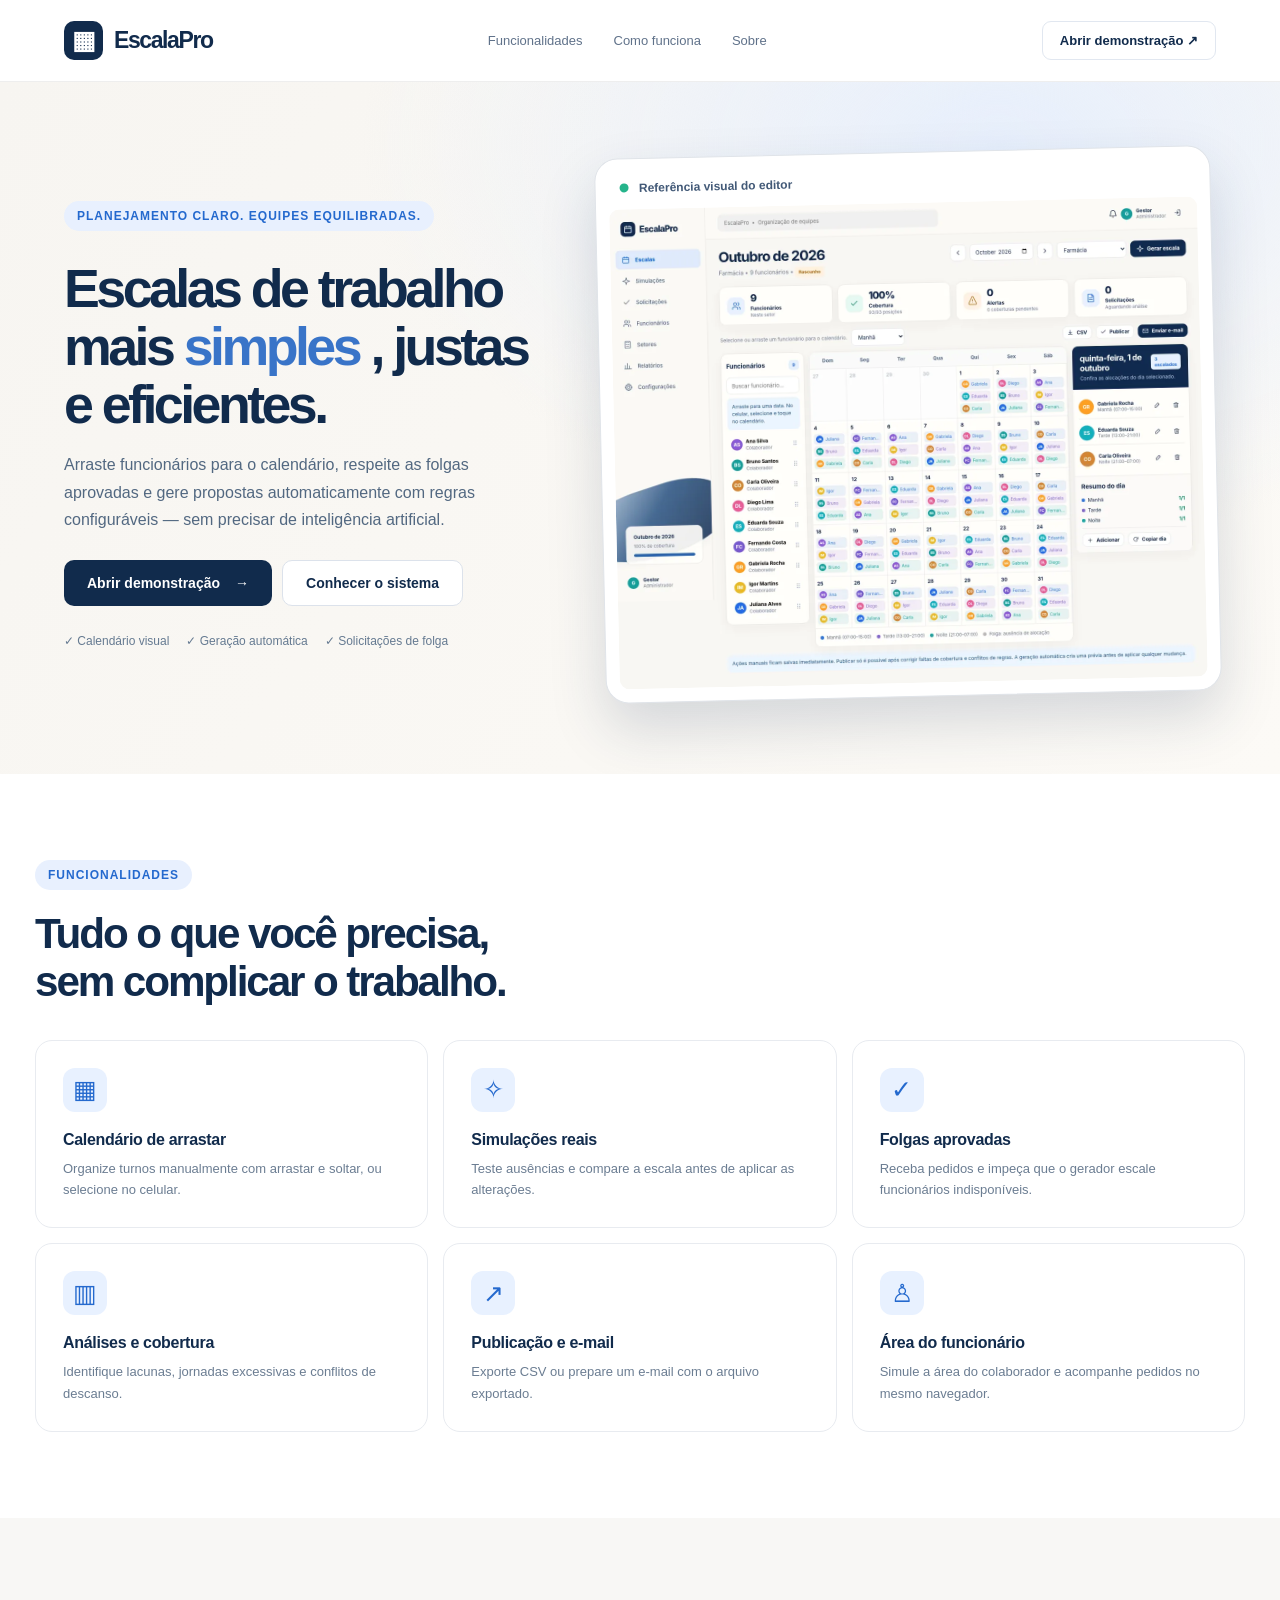
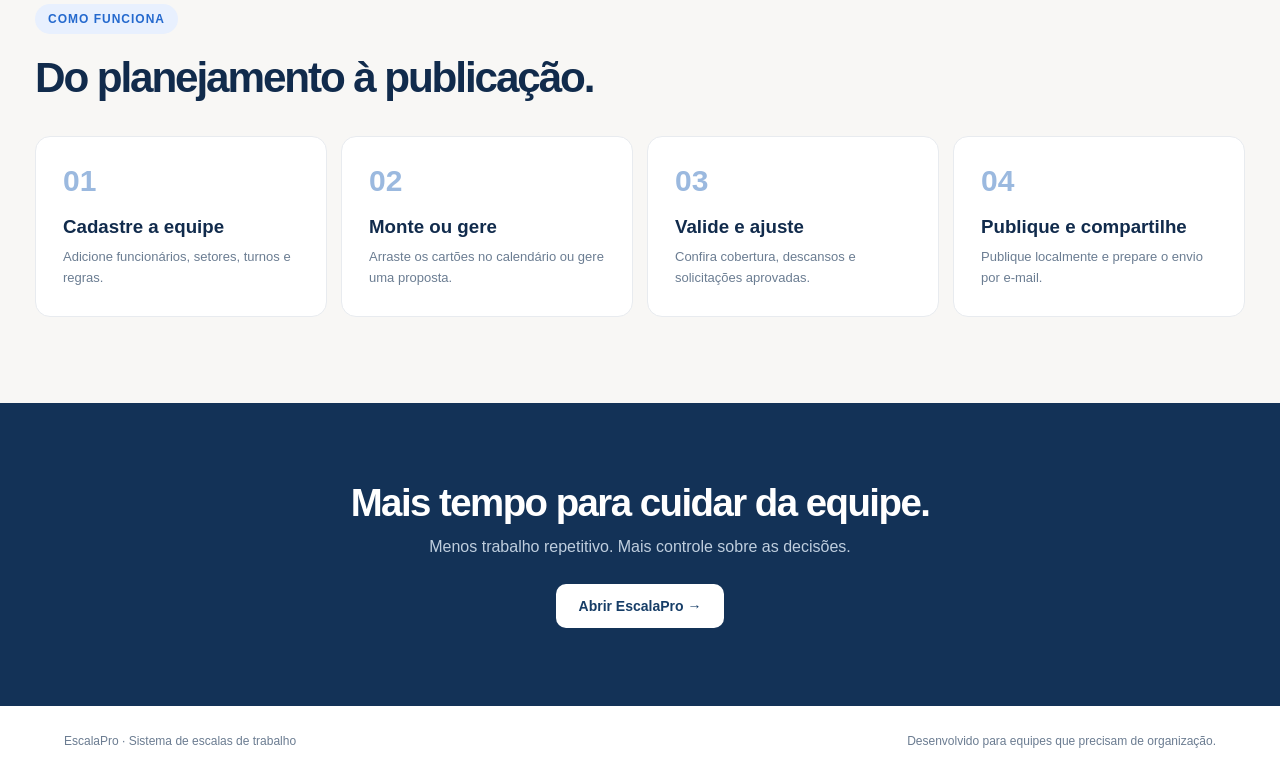
<file: landing.html>
<!doctype html> <!-- Define o documento. -->
<html lang="pt-BR"> <!-- Organiza esta parte da página. -->
  <head> <!-- Organiza esta parte da página. -->
    <meta charset="utf-8"> <!-- Organiza esta parte da página. -->
    <meta name="viewport" content="width=device-width, initial-scale=1"> <!-- Organiza esta parte da página. -->
    <meta name="theme-color" content="#f8f6f2"> <!-- Organiza esta parte da página. -->
    <title>EscalaPro — Apresentação e demonstração</title> <!-- Organiza esta parte da página. -->
    <link rel="icon" href="./favicon.svg" type="image/svg+xml"> <!-- Organiza o arquivo de estilo. -->
    <link rel="stylesheet" href="./css/landing.css"> <!-- Organiza o arquivo de estilo. -->
  </head> <!-- Encerra esta parte. -->
  <body> <!-- Organiza esta parte da página. -->
    <header class="top"> <!-- Organiza esta parte da página. -->
      <a class="logo" href="./landing.html"> <!-- Organiza esta parte da página. -->
        <span class="logo-mark"> <!-- Organiza esta parte da página. -->
          ▦ <!-- Mostra este conteúdo. -->
        </span> <!-- Encerra esta parte. -->
        EscalaPro <!-- Mostra este conteúdo. -->
      </a> <!-- Encerra esta parte. -->
      <nav> <!-- Organiza esta parte da página. -->
        <a href="#funcionalidades"> <!-- Organiza esta parte da página. -->
          Funcionalidades <!-- Mostra este conteúdo. -->
        </a> <!-- Encerra esta parte. -->
        <a href="#como-funciona"> <!-- Organiza esta parte da página. -->
          Como funciona <!-- Mostra este conteúdo. -->
        </a> <!-- Encerra esta parte. -->
        <a href="#sobre"> <!-- Organiza esta parte da página. -->
          Sobre <!-- Mostra este conteúdo. -->
        </a> <!-- Encerra esta parte. -->
      </nav> <!-- Encerra esta parte. -->
      <a class="link-button" href="./index.html"> <!-- Organiza esta parte da página. -->
        Abrir demonstração <!-- Mostra este conteúdo. -->
        <span> <!-- Organiza esta parte da página. -->
          ↗ <!-- Mostra este conteúdo. -->
        </span> <!-- Encerra esta parte. -->
      </a> <!-- Encerra esta parte. -->
    </header> <!-- Encerra esta parte. -->
    <main> <!-- Organiza esta parte da página. -->
      <section class="hero"> <!-- Organiza esta parte da página. -->
        <div class="hero-inner"> <!-- Organiza esta parte da página. -->
          <div class="copy"> <!-- Organiza esta parte da página. -->
            <span class="eyebrow"> <!-- Organiza esta parte da página. -->
              Planejamento claro. Equipes equilibradas. <!-- Mostra este conteúdo. -->
            </span> <!-- Encerra esta parte. -->
            <h1> <!-- Organiza esta parte da página. -->
              Escalas de trabalho mais <!-- Mostra este conteúdo. -->
              <em> <!-- Organiza esta parte da página. -->
                simples <!-- Mostra este conteúdo. -->
              </em> <!-- Encerra esta parte. -->
              , justas e eficientes. <!-- Mostra este conteúdo. -->
            </h1> <!-- Encerra esta parte. -->
            <p> <!-- Organiza esta parte da página. -->
              Arraste funcionários para o calendário, respeite as folgas aprovadas e gere propostas automaticamente com regras configuráveis — sem precisar de inteligência artificial. <!-- Mostra este conteúdo. -->
            </p> <!-- Encerra esta parte. -->
            <div class="buttons"> <!-- Organiza esta parte da página. -->
              <a class="primary" href="./index.html"> <!-- Organiza esta parte da página. -->
                Abrir demonstração <!-- Mostra este conteúdo. -->
                <span> <!-- Organiza esta parte da página. -->
                  → <!-- Mostra este conteúdo. -->
                </span> <!-- Encerra esta parte. -->
              </a> <!-- Encerra esta parte. -->
              <a class="secondary" href="#como-funciona"> <!-- Organiza esta parte da página. -->
                Conhecer o sistema <!-- Mostra este conteúdo. -->
              </a> <!-- Encerra esta parte. -->
            </div> <!-- Encerra esta parte. -->
            <div class="pill-row"> <!-- Organiza esta parte da página. -->
              <span> <!-- Organiza esta parte da página. -->
                ✓ Calendário visual <!-- Mostra este conteúdo. -->
              </span> <!-- Encerra esta parte. -->
              <span> <!-- Organiza esta parte da página. -->
                ✓ Geração automática <!-- Mostra este conteúdo. -->
              </span> <!-- Encerra esta parte. -->
              <span> <!-- Organiza esta parte da página. -->
                ✓ Solicitações de folga <!-- Mostra este conteúdo. -->
              </span> <!-- Encerra esta parte. -->
            </div> <!-- Encerra esta parte. -->
          </div> <!-- Encerra esta parte. -->
          <div class="product"> <!-- Organiza esta parte da página. -->
            <div class="product-label"> <!-- Organiza esta parte da página. -->
              <span class="dot"> <!-- Organiza esta parte da página. -->
              </span> <!-- Encerra esta parte. -->
              Referência visual do editor <!-- Mostra este conteúdo. -->
            </div> <!-- Encerra esta parte. -->
            <img src="./docs/prototipo-referencia.webp" alt="Protótipo de referência do editor de escalas com calendário mensal" loading="eager"> <!-- Organiza esta parte da página. -->
          </div> <!-- Encerra esta parte. -->
        </div> <!-- Encerra esta parte. -->
      </section> <!-- Encerra esta parte. -->
      <section class="features" id="funcionalidades"> <!-- Organiza esta parte da página. -->
        <div class="section-title"> <!-- Organiza esta parte da página. -->
          <span class="eyebrow"> <!-- Organiza esta parte da página. -->
            FUNCIONALIDADES <!-- Mostra este conteúdo. -->
          </span> <!-- Encerra esta parte. -->
          <h2> <!-- Organiza esta parte da página. -->
            Tudo o que você precisa, <!-- Mostra este conteúdo. -->
            <br> <!-- Organiza esta parte da página. -->
            sem complicar o trabalho. <!-- Mostra este conteúdo. -->
          </h2> <!-- Encerra esta parte. -->
        </div> <!-- Encerra esta parte. -->
        <div class="feature-grid"> <!-- Organiza esta parte da página. -->
          <article> <!-- Organiza esta parte da página. -->
            <span class="feature-icon"> <!-- Organiza esta parte da página. -->
              ▦ <!-- Mostra este conteúdo. -->
            </span> <!-- Encerra esta parte. -->
            <h3> <!-- Organiza esta parte da página. -->
              Calendário de arrastar <!-- Mostra este conteúdo. -->
            </h3> <!-- Encerra esta parte. -->
            <p> <!-- Organiza esta parte da página. -->
              Organize turnos manualmente com arrastar e soltar, ou selecione no celular. <!-- Mostra este conteúdo. -->
            </p> <!-- Encerra esta parte. -->
          </article> <!-- Encerra esta parte. -->
          <article> <!-- Organiza esta parte da página. -->
            <span class="feature-icon"> <!-- Organiza esta parte da página. -->
              ✧ <!-- Mostra este conteúdo. -->
            </span> <!-- Encerra esta parte. -->
            <h3> <!-- Organiza esta parte da página. -->
              Simulações reais <!-- Mostra este conteúdo. -->
            </h3> <!-- Encerra esta parte. -->
            <p> <!-- Organiza esta parte da página. -->
              Teste ausências e compare a escala antes de aplicar as alterações. <!-- Mostra este conteúdo. -->
            </p> <!-- Encerra esta parte. -->
          </article> <!-- Encerra esta parte. -->
          <article> <!-- Organiza esta parte da página. -->
            <span class="feature-icon"> <!-- Organiza esta parte da página. -->
              ✓ <!-- Mostra este conteúdo. -->
            </span> <!-- Encerra esta parte. -->
            <h3> <!-- Organiza esta parte da página. -->
              Folgas aprovadas <!-- Mostra este conteúdo. -->
            </h3> <!-- Encerra esta parte. -->
            <p> <!-- Organiza esta parte da página. -->
              Receba pedidos e impeça que o gerador escale funcionários indisponíveis. <!-- Mostra este conteúdo. -->
            </p> <!-- Encerra esta parte. -->
          </article> <!-- Encerra esta parte. -->
          <article> <!-- Organiza esta parte da página. -->
            <span class="feature-icon"> <!-- Organiza esta parte da página. -->
              ▥ <!-- Mostra este conteúdo. -->
            </span> <!-- Encerra esta parte. -->
            <h3> <!-- Organiza esta parte da página. -->
              Análises e cobertura <!-- Mostra este conteúdo. -->
            </h3> <!-- Encerra esta parte. -->
            <p> <!-- Organiza esta parte da página. -->
              Identifique lacunas, jornadas excessivas e conflitos de descanso. <!-- Mostra este conteúdo. -->
            </p> <!-- Encerra esta parte. -->
          </article> <!-- Encerra esta parte. -->
          <article> <!-- Organiza esta parte da página. -->
            <span class="feature-icon"> <!-- Organiza esta parte da página. -->
              ↗ <!-- Mostra este conteúdo. -->
            </span> <!-- Encerra esta parte. -->
            <h3> <!-- Organiza esta parte da página. -->
              Publicação e e-mail <!-- Mostra este conteúdo. -->
            </h3> <!-- Encerra esta parte. -->
            <p> <!-- Organiza esta parte da página. -->
              Exporte CSV ou prepare um e-mail com o arquivo exportado. <!-- Mostra este conteúdo. -->
            </p> <!-- Encerra esta parte. -->
          </article> <!-- Encerra esta parte. -->
          <article> <!-- Organiza esta parte da página. -->
            <span class="feature-icon"> <!-- Organiza esta parte da página. -->
              ♙ <!-- Mostra este conteúdo. -->
            </span> <!-- Encerra esta parte. -->
            <h3> <!-- Organiza esta parte da página. -->
              Área do funcionário <!-- Mostra este conteúdo. -->
            </h3> <!-- Encerra esta parte. -->
            <p> <!-- Organiza esta parte da página. -->
              Simule a área do colaborador e acompanhe pedidos no mesmo navegador. <!-- Mostra este conteúdo. -->
            </p> <!-- Encerra esta parte. -->
          </article> <!-- Encerra esta parte. -->
        </div> <!-- Encerra esta parte. -->
      </section> <!-- Encerra esta parte. -->
      <section class="steps" id="como-funciona"> <!-- Organiza esta parte da página. -->
        <div class="section-title"> <!-- Organiza esta parte da página. -->
          <span class="eyebrow"> <!-- Organiza esta parte da página. -->
            COMO FUNCIONA <!-- Mostra este conteúdo. -->
          </span> <!-- Encerra esta parte. -->
          <h2> <!-- Organiza esta parte da página. -->
            Do planejamento à publicação. <!-- Mostra este conteúdo. -->
          </h2> <!-- Encerra esta parte. -->
        </div> <!-- Encerra esta parte. -->
        <div class="steps-grid"> <!-- Organiza esta parte da página. -->
          <div> <!-- Organiza esta parte da página. -->
            <b> <!-- Organiza esta parte da página. -->
              01 <!-- Mostra este conteúdo. -->
            </b> <!-- Encerra esta parte. -->
            <h3> <!-- Organiza esta parte da página. -->
              Cadastre a equipe <!-- Mostra este conteúdo. -->
            </h3> <!-- Encerra esta parte. -->
            <p> <!-- Organiza esta parte da página. -->
              Adicione funcionários, setores, turnos e regras. <!-- Mostra este conteúdo. -->
            </p> <!-- Encerra esta parte. -->
          </div> <!-- Encerra esta parte. -->
          <div> <!-- Organiza esta parte da página. -->
            <b> <!-- Organiza esta parte da página. -->
              02 <!-- Mostra este conteúdo. -->
            </b> <!-- Encerra esta parte. -->
            <h3> <!-- Organiza esta parte da página. -->
              Monte ou gere <!-- Mostra este conteúdo. -->
            </h3> <!-- Encerra esta parte. -->
            <p> <!-- Organiza esta parte da página. -->
              Arraste os cartões no calendário ou gere uma proposta. <!-- Mostra este conteúdo. -->
            </p> <!-- Encerra esta parte. -->
          </div> <!-- Encerra esta parte. -->
          <div> <!-- Organiza esta parte da página. -->
            <b> <!-- Organiza esta parte da página. -->
              03 <!-- Mostra este conteúdo. -->
            </b> <!-- Encerra esta parte. -->
            <h3> <!-- Organiza esta parte da página. -->
              Valide e ajuste <!-- Mostra este conteúdo. -->
            </h3> <!-- Encerra esta parte. -->
            <p> <!-- Organiza esta parte da página. -->
              Confira cobertura, descansos e solicitações aprovadas. <!-- Mostra este conteúdo. -->
            </p> <!-- Encerra esta parte. -->
          </div> <!-- Encerra esta parte. -->
          <div> <!-- Organiza esta parte da página. -->
            <b> <!-- Organiza esta parte da página. -->
              04 <!-- Mostra este conteúdo. -->
            </b> <!-- Encerra esta parte. -->
            <h3> <!-- Organiza esta parte da página. -->
              Publique e compartilhe <!-- Mostra este conteúdo. -->
            </h3> <!-- Encerra esta parte. -->
            <p> <!-- Organiza esta parte da página. -->
              Publique localmente e prepare o envio por e-mail. <!-- Mostra este conteúdo. -->
            </p> <!-- Encerra esta parte. -->
          </div> <!-- Encerra esta parte. -->
        </div> <!-- Encerra esta parte. -->
      </section> <!-- Encerra esta parte. -->
      <section class="final" id="sobre"> <!-- Organiza esta parte da página. -->
        <h2> <!-- Organiza esta parte da página. -->
          Mais tempo para cuidar da equipe. <!-- Mostra este conteúdo. -->
        </h2> <!-- Encerra esta parte. -->
        <p> <!-- Organiza esta parte da página. -->
          Menos trabalho repetitivo. Mais controle sobre as decisões. <!-- Mostra este conteúdo. -->
        </p> <!-- Encerra esta parte. -->
        <a class="primary" href="./index.html"> <!-- Organiza esta parte da página. -->
          Abrir EscalaPro → <!-- Mostra este conteúdo. -->
        </a> <!-- Encerra esta parte. -->
      </section> <!-- Encerra esta parte. -->
    </main> <!-- Encerra esta parte. -->
    <footer> <!-- Organiza esta parte da página. -->
      EscalaPro · Sistema de escalas de trabalho <!-- Mostra este conteúdo. -->
      <span> <!-- Organiza esta parte da página. -->
        Desenvolvido para equipes que precisam de organização. <!-- Mostra este conteúdo. -->
      </span> <!-- Encerra esta parte. -->
    </footer> <!-- Encerra esta parte. -->
  </body> <!-- Encerra esta parte. -->
</html> <!-- Encerra esta parte. -->
</file>
<file: css/landing.css>
html { /* Raiz dos estilos da apresentação. */
  & { /* Estiliza estes elementos. */
    --navy: #112b4c; /* Guarda um valor do tema. */
    --blue: #2469ce; /* Guarda um valor do tema. */
    --cream: #f8f6f2; /* Guarda um valor do tema. */
    --text: #526881; /* Guarda um valor do tema. */
  } /* Fim destes estilos. */
  &, & * { /* Estiliza estes elementos. */
    box-sizing: border-box; /* Ajusta esta característica. */
  } /* Fim destes estilos. */
  & body { /* Estiliza estes elementos. */
    margin: 0; /* Define o espaço externo. */
    background: #fff; /* Define o fundo. */
    color: var(--navy); /* Define a cor do texto. */
    font-family: Inter,-apple-system,BlinkMacSystemFont,"Segoe UI",sans-serif; /* Ajusta esta característica. */
  } /* Fim destes estilos. */
  & a { /* Estiliza estes elementos. */
    color: inherit; /* Define a cor do texto. */
    text-decoration: none; /* Ajusta esta característica. */
  } /* Fim destes estilos. */
  & .top { /* Estiliza estes elementos. */
    height: 82px; /* Define a altura. */
    display: flex; /* Organiza os elementos. */
    align-items: center; /* Alinha os itens. */
    justify-content: space-between; /* Distribui o conteúdo. */
    gap: 20px; /* Separa os elementos. */
    padding: 0 clamp(24px,5vw,90px); /* Define o espaço interno. */
    border-bottom: 1px solid #eee; /* Ajusta esta característica. */
    background: #fff; /* Define o fundo. */
    position: relative; /* Define a posição. */
    z-index: 1; /* Ajusta esta característica. */
  } /* Fim destes estilos. */
  & .logo { /* Estiliza estes elementos. */
    display: flex; /* Organiza os elementos. */
    align-items: center; /* Alinha os itens. */
    gap: 11px; /* Separa os elementos. */
    font-size: 23px; /* Define o tamanho do texto. */
    font-weight: 800; /* Define o peso do texto. */
    letter-spacing: -1.4px; /* Ajusta esta característica. */
  } /* Fim destes estilos. */
  & .logo-mark { /* Estiliza estes elementos. */
    background: var(--navy); /* Define o fundo. */
    color: #fff; /* Define a cor do texto. */
    border-radius: 10px; /* Arredonda os cantos. */
    display: grid; /* Organiza os elementos. */
    place-items: center; /* Ajusta esta característica. */
    width: 39px; /* Define a largura. */
    height: 39px; /* Define a altura. */
    font-size: 25px; /* Define o tamanho do texto. */
  } /* Fim destes estilos. */
  & .top nav { /* Estiliza estes elementos. */
    display: flex; /* Organiza os elementos. */
    gap: 31px; /* Separa os elementos. */
    font-size: 13px; /* Define o tamanho do texto. */
    color: #60728a; /* Define a cor do texto. */
  } /* Fim destes estilos. */
  & .top nav a:hover { /* Estiliza estes elementos. */
    color: var(--blue); /* Define a cor do texto. */
  } /* Fim destes estilos. */
  & .link-button { /* Estiliza estes elementos. */
    padding: 11px 17px; /* Define o espaço interno. */
    border-radius: 9px; /* Arredonda os cantos. */
    border: 1px solid #e1e7f0; /* Define a borda. */
    font-weight: 650; /* Define o peso do texto. */
    font-size: 13px; /* Define o tamanho do texto. */
  } /* Fim destes estilos. */
  & .hero { /* Estiliza estes elementos. */
    background: radial-gradient(ellipse at 78% 9%,#e7effc,transparent 45%),linear-gradient(125deg,#f7f5f1,#fcfaf6); /* Define o fundo. */
    padding: 70px clamp(24px,5vw,90px) 77px; /* Define o espaço interno. */
    overflow: hidden; /* Controla o conteúdo excedente. */
  } /* Fim destes estilos. */
  & .hero-inner { /* Estiliza estes elementos. */
    max-width: 1530px; /* Limita a largura. */
    margin: auto; /* Define o espaço externo. */
    display: grid; /* Organiza os elementos. */
    grid-template-columns: .86fr 1.1fr; /* Distribui as colunas. */
    gap: 55px; /* Separa os elementos. */
    align-items: center; /* Alinha os itens. */
  } /* Fim destes estilos. */
  & .eyebrow { /* Estiliza estes elementos. */
    display: inline-block; /* Organiza os elementos. */
    font-size: 12px; /* Define o tamanho do texto. */
    letter-spacing: 1px; /* Ajusta esta característica. */
    text-transform: uppercase; /* Ajusta esta característica. */
    color: var(--blue); /* Define a cor do texto. */
    font-weight: 760; /* Define o peso do texto. */
    background: #e8f0fe; /* Define o fundo. */
    padding: 8px 13px; /* Define o espaço interno. */
    border-radius: 30px; /* Arredonda os cantos. */
  } /* Fim destes estilos. */
  & .copy h1 { /* Estiliza estes elementos. */
    font-size: clamp(43px,4.2vw,73px); /* Define o tamanho do texto. */
    letter-spacing: -.066em; /* Ajusta esta característica. */
    line-height: 1.08; /* Ajusta esta característica. */
    margin: 28px 0 18px; /* Define o espaço externo. */
    max-width: 660px; /* Limita a largura. */
  } /* Fim destes estilos. */
  & .copy h1 em { /* Estiliza estes elementos. */
    font-style: normal; /* Ajusta esta característica. */
    color: #3974c8; /* Define a cor do texto. */
  } /* Fim destes estilos. */
  & .copy p { /* Estiliza estes elementos. */
    color: var(--text); /* Define a cor do texto. */
    font-size: 16px; /* Define o tamanho do texto. */
    max-width: 560px; /* Limita a largura. */
    line-height: 1.7; /* Ajusta esta característica. */
  } /* Fim destes estilos. */
  & .buttons { /* Estiliza estes elementos. */
    display: flex; /* Organiza os elementos. */
    gap: 10px; /* Separa os elementos. */
    flex-wrap: wrap; /* Ajusta esta característica. */
    margin-top: 27px; /* Ajusta esta característica. */
  } /* Fim destes estilos. */
  & .primary, & .secondary { /* Estiliza estes elementos. */
    border-radius: 10px; /* Arredonda os cantos. */
    display: inline-flex; /* Organiza os elementos. */
    align-items: center; /* Alinha os itens. */
    gap: 15px; /* Separa os elementos. */
    padding: 14px 23px; /* Define o espaço interno. */
    font-weight: 670; /* Define o peso do texto. */
    font-size: 14px; /* Define o tamanho do texto. */
  } /* Fim destes estilos. */
  & .primary { /* Estiliza estes elementos. */
    background: var(--navy); /* Define o fundo. */
    color: #fff; /* Define a cor do texto. */
  } /* Fim destes estilos. */
  & .primary:hover { /* Estiliza estes elementos. */
    background: #23518b; /* Define o fundo. */
  } /* Fim destes estilos. */
  & .secondary { /* Estiliza estes elementos. */
    background: #fff; /* Define o fundo. */
    border: 1px solid #dce2eb; /* Define a borda. */
    color: var(--navy); /* Define a cor do texto. */
  } /* Fim destes estilos. */
  & .secondary:hover { /* Estiliza estes elementos. */
    background: #f2f6fa; /* Define o fundo. */
  } /* Fim destes estilos. */
  & .pill-row { /* Estiliza estes elementos. */
    display: flex; /* Organiza os elementos. */
    gap: 17px; /* Separa os elementos. */
    flex-wrap: wrap; /* Ajusta esta característica. */
    margin-top: 28px; /* Ajusta esta característica. */
    color: #657a91; /* Define a cor do texto. */
    font-size: 12px; /* Define o tamanho do texto. */
  } /* Fim destes estilos. */
  & .product { /* Estiliza estes elementos. */
    background: #fff; /* Define o fundo. */
    border: 1px solid #e0e4e9; /* Define a borda. */
    border-radius: 23px; /* Arredonda os cantos. */
    padding: 13px; /* Define o espaço interno. */
    box-shadow: 0 26px 55px #1d38592b; /* Ajusta esta característica. */
    transform: rotate(-1.3deg); /* Ajusta esta característica. */
  } /* Fim destes estilos. */
  & .product img { /* Estiliza estes elementos. */
    display: block; /* Organiza os elementos. */
    width: 100%; /* Define a largura. */
    border-radius: 10px; /* Arredonda os cantos. */
    object-fit: cover; /* Ajusta esta característica. */
  } /* Fim destes estilos. */
  & .product-label { /* Estiliza estes elementos. */
    font-size: 12px; /* Define o tamanho do texto. */
    font-weight: 680; /* Define o peso do texto. */
    color: #425977; /* Define a cor do texto. */
    margin: 9px 11px 14px; /* Define o espaço externo. */
  } /* Fim destes estilos. */
  & .dot { /* Estiliza estes elementos. */
    display: inline-block; /* Organiza os elementos. */
    width: 9px; /* Define a largura. */
    height: 9px; /* Define a altura. */
    background: #25b48b; /* Define o fundo. */
    border-radius: 100%; /* Arredonda os cantos. */
    margin-right: 7px; /* Ajusta esta característica. */
  } /* Fim destes estilos. */
  & .features, & .steps { /* Estiliza estes elementos. */
    max-width: 1430px; /* Limita a largura. */
    margin: auto; /* Define o espaço externo. */
    padding: 86px 35px; /* Define o espaço interno. */
  } /* Fim destes estilos. */
  & .section-title h2 { /* Estiliza estes elementos. */
    font-size: clamp(29px,3.3vw,47px); /* Define o tamanho do texto. */
    letter-spacing: -.05em; /* Ajusta esta característica. */
    line-height: 1.13; /* Ajusta esta característica. */
    margin: 20px 0 34px; /* Define o espaço externo. */
  } /* Fim destes estilos. */
  & .feature-grid { /* Estiliza estes elementos. */
    display: grid; /* Organiza os elementos. */
    grid-template-columns: repeat(3,1fr); /* Distribui as colunas. */
    gap: 15px; /* Separa os elementos. */
  } /* Fim destes estilos. */
  & .feature-grid article { /* Estiliza estes elementos. */
    border: 1px solid #e8ebf0; /* Define a borda. */
    border-radius: 17px; /* Arredonda os cantos. */
    padding: 27px; /* Define o espaço interno. */
    min-height: 188px; /* Define a altura mínima. */
  } /* Fim destes estilos. */
  & .feature-icon { /* Estiliza estes elementos. */
    width: 44px; /* Define a largura. */
    height: 44px; /* Define a altura. */
    border-radius: 12px; /* Arredonda os cantos. */
    background: #e8f1ff; /* Define o fundo. */
    color: #2469ce; /* Define a cor do texto. */
    display: grid; /* Organiza os elementos. */
    place-items: center; /* Ajusta esta característica. */
    font-size: 25px; /* Define o tamanho do texto. */
  } /* Fim destes estilos. */
  & .feature-grid h3 { /* Estiliza estes elementos. */
    font-size: 16px; /* Define o tamanho do texto. */
    letter-spacing: -.02em; /* Ajusta esta característica. */
    margin: 19px 0 9px; /* Define o espaço externo. */
  } /* Fim destes estilos. */
  & .feature-grid p, & .steps-grid p { /* Estiliza estes elementos. */
    font-size: 13px; /* Define o tamanho do texto. */
    color: #6b7d92; /* Define a cor do texto. */
    line-height: 1.65; /* Ajusta esta característica. */
    margin: 0; /* Define o espaço externo. */
  } /* Fim destes estilos. */
  & .steps { /* Estiliza estes elementos. */
    background: #f8f7f5; /* Define o fundo. */
    max-width: none; /* Limita a largura. */
    padding-left: max(35px,calc((100vw - 1360px)/2)); /* Ajusta esta característica. */
    padding-right: max(35px,calc((100vw - 1360px)/2)); /* Ajusta esta característica. */
  } /* Fim destes estilos. */
  & .steps-grid { /* Estiliza estes elementos. */
    display: grid; /* Organiza os elementos. */
    grid-template-columns: repeat(4,1fr); /* Distribui as colunas. */
    gap: 14px; /* Separa os elementos. */
  } /* Fim destes estilos. */
  & .steps-grid>div { /* Estiliza estes elementos. */
    background: #fff; /* Define o fundo. */
    border: 1px solid #e8ebef; /* Define a borda. */
    padding: 27px; /* Define o espaço interno. */
    border-radius: 15px; /* Arredonda os cantos. */
  } /* Fim destes estilos. */
  & .steps-grid b { /* Estiliza estes elementos. */
    font-size: 30px; /* Define o tamanho do texto. */
    color: #9bb9df; /* Define a cor do texto. */
  } /* Fim destes estilos. */
  & .steps-grid h3 { /* Estiliza estes elementos. */
    margin: 18px 0 8px; /* Define o espaço externo. */
  } /* Fim destes estilos. */
  & .final { /* Estiliza estes elementos. */
    background: #133257; /* Define o fundo. */
    color: #fff; /* Define a cor do texto. */
    text-align: center; /* Ajusta esta característica. */
    padding: 78px 30px; /* Define o espaço interno. */
  } /* Fim destes estilos. */
  & .final h2 { /* Estiliza estes elementos. */
    font-size: clamp(27px,3vw,43px); /* Define o tamanho do texto. */
    letter-spacing: -.04em; /* Ajusta esta característica. */
    margin: 0; /* Define o espaço externo. */
  } /* Fim destes estilos. */
  & .final p { /* Estiliza estes elementos. */
    color: #bfcede; /* Define a cor do texto. */
    margin: 13px 0 28px; /* Define o espaço externo. */
  } /* Fim destes estilos. */
  & .final .primary { /* Estiliza estes elementos. */
    background: #fff; /* Define o fundo. */
    color: #163d67; /* Define a cor do texto. */
  } /* Fim destes estilos. */
  & footer { /* Estiliza estes elementos. */
    display: flex; /* Organiza os elementos. */
    justify-content: space-between; /* Distribui o conteúdo. */
    padding: 28px clamp(24px,5vw,90px); /* Define o espaço interno. */
    font-size: 12px; /* Define o tamanho do texto. */
    color: #6b7c91; /* Define a cor do texto. */
  } /* Fim destes estilos. */
  @media(max-width:1100px) { /* Adapta a apresentação. */
    & .hero-inner { /* Estiliza estes elementos. */
      grid-template-columns: 1fr; /* Distribui as colunas. */
    } /* Fim destes estilos. */
    & .copy h1 { /* Estiliza estes elementos. */
      max-width: 900px; /* Limita a largura. */
    } /* Fim destes estilos. */
    & .feature-grid { /* Estiliza estes elementos. */
      grid-template-columns: repeat(2,1fr); /* Distribui as colunas. */
    } /* Fim destes estilos. */
  } /* Fim da adaptação. */
  @media(max-width:680px) { /* Adapta a apresentação. */
    & .top { /* Estiliza estes elementos. */
      height: 72px; /* Define a altura. */
    } /* Fim destes estilos. */
    & .top nav { /* Estiliza estes elementos. */
      display: none; /* Organiza os elementos. */
    } /* Fim destes estilos. */
    & .hero { /* Estiliza estes elementos. */
      padding: 45px 20px; /* Define o espaço interno. */
    } /* Fim destes estilos. */
    & .copy h1 { /* Estiliza estes elementos. */
      font-size: 43px; /* Define o tamanho do texto. */
    } /* Fim destes estilos. */
    & .features, & .steps { /* Estiliza estes elementos. */
      padding: 50px 20px; /* Define o espaço interno. */
    } /* Fim destes estilos. */
    & .feature-grid, & .steps-grid { /* Estiliza estes elementos. */
      grid-template-columns: 1fr; /* Distribui as colunas. */
    } /* Fim destes estilos. */
    & .product { /* Estiliza estes elementos. */
      transform: none; /* Ajusta esta característica. */
    } /* Fim destes estilos. */
    & .top .logo { /* Estiliza estes elementos. */
      font-size: 20px; /* Define o tamanho do texto. */
    } /* Fim destes estilos. */
    & .link-button { /* Estiliza estes elementos. */
      font-size: 11px; /* Define o tamanho do texto. */
    } /* Fim destes estilos. */
    & footer { /* Estiliza estes elementos. */
      flex-direction: column; /* Define a direção dos itens. */
      gap: 10px; /* Separa os elementos. */
    } /* Fim destes estilos. */
  } /* Fim da adaptação. */
} /* Fim dos estilos da apresentação. */
</file>
